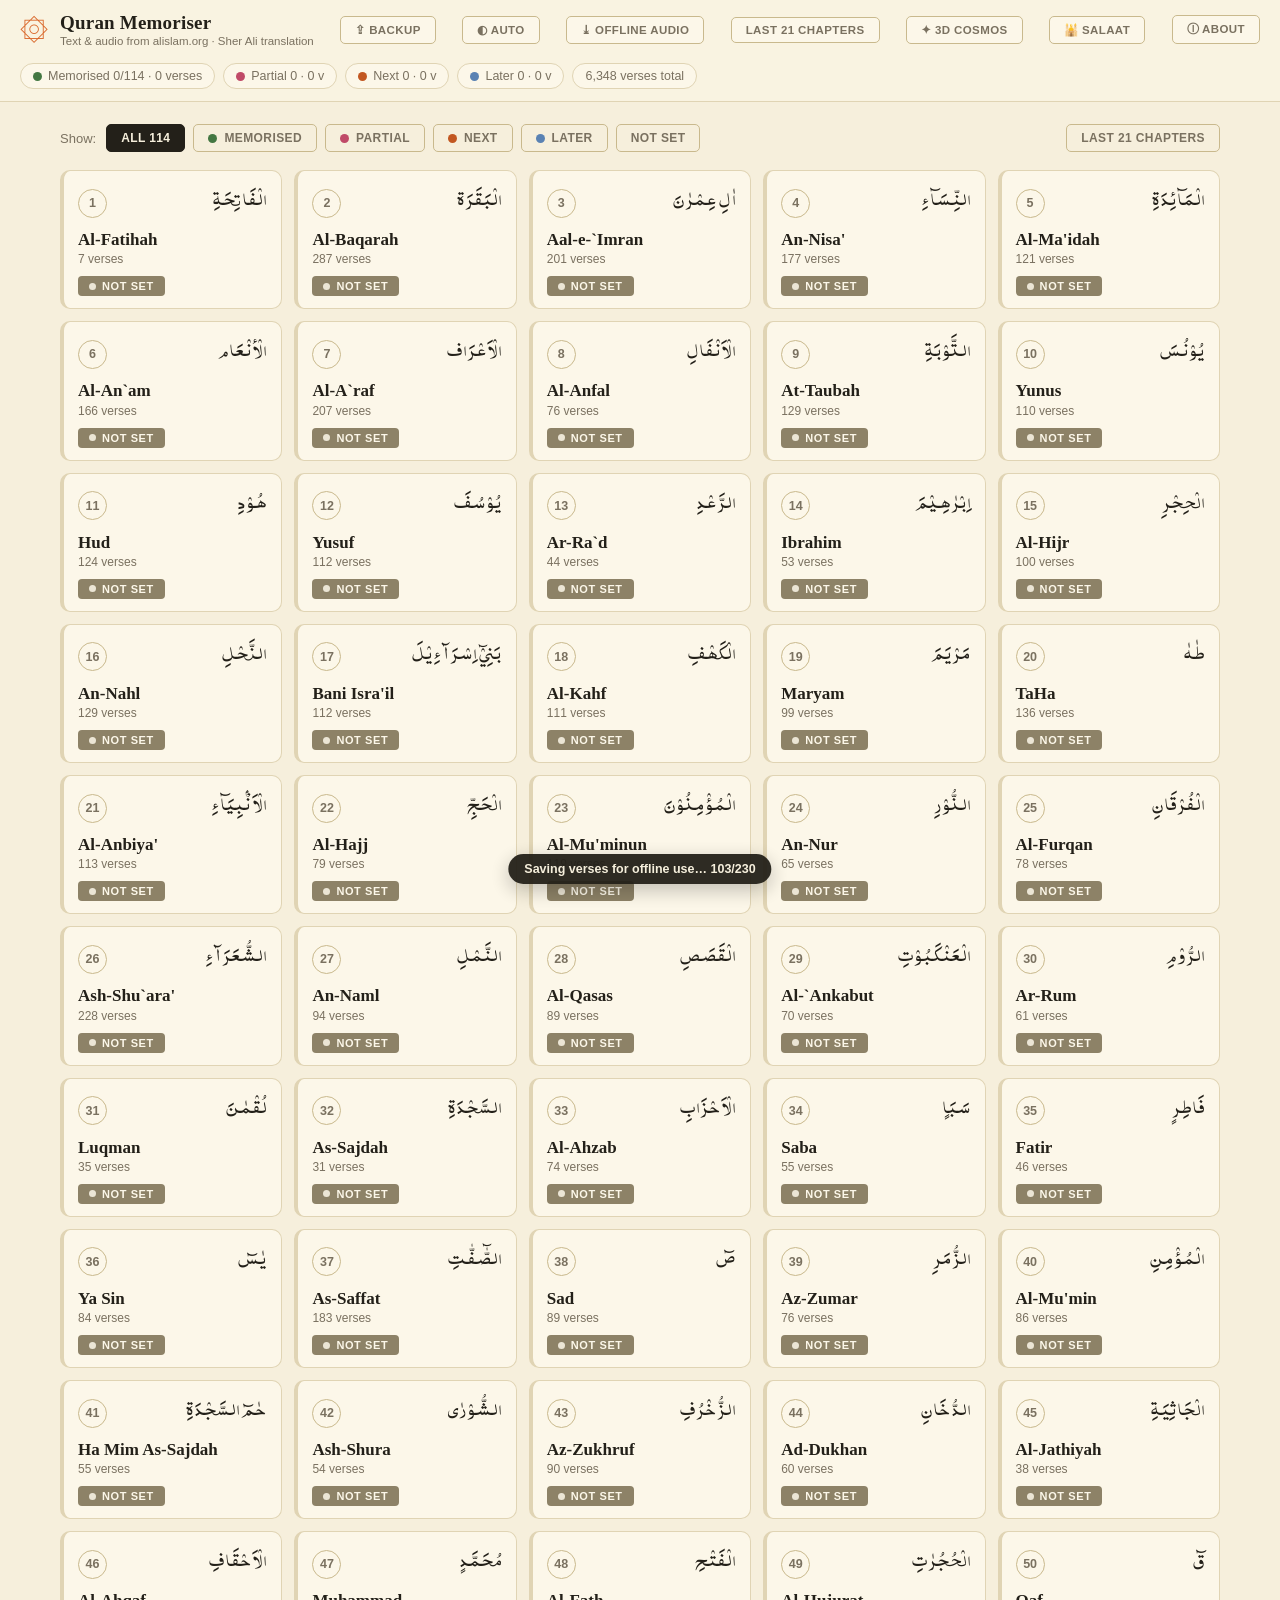
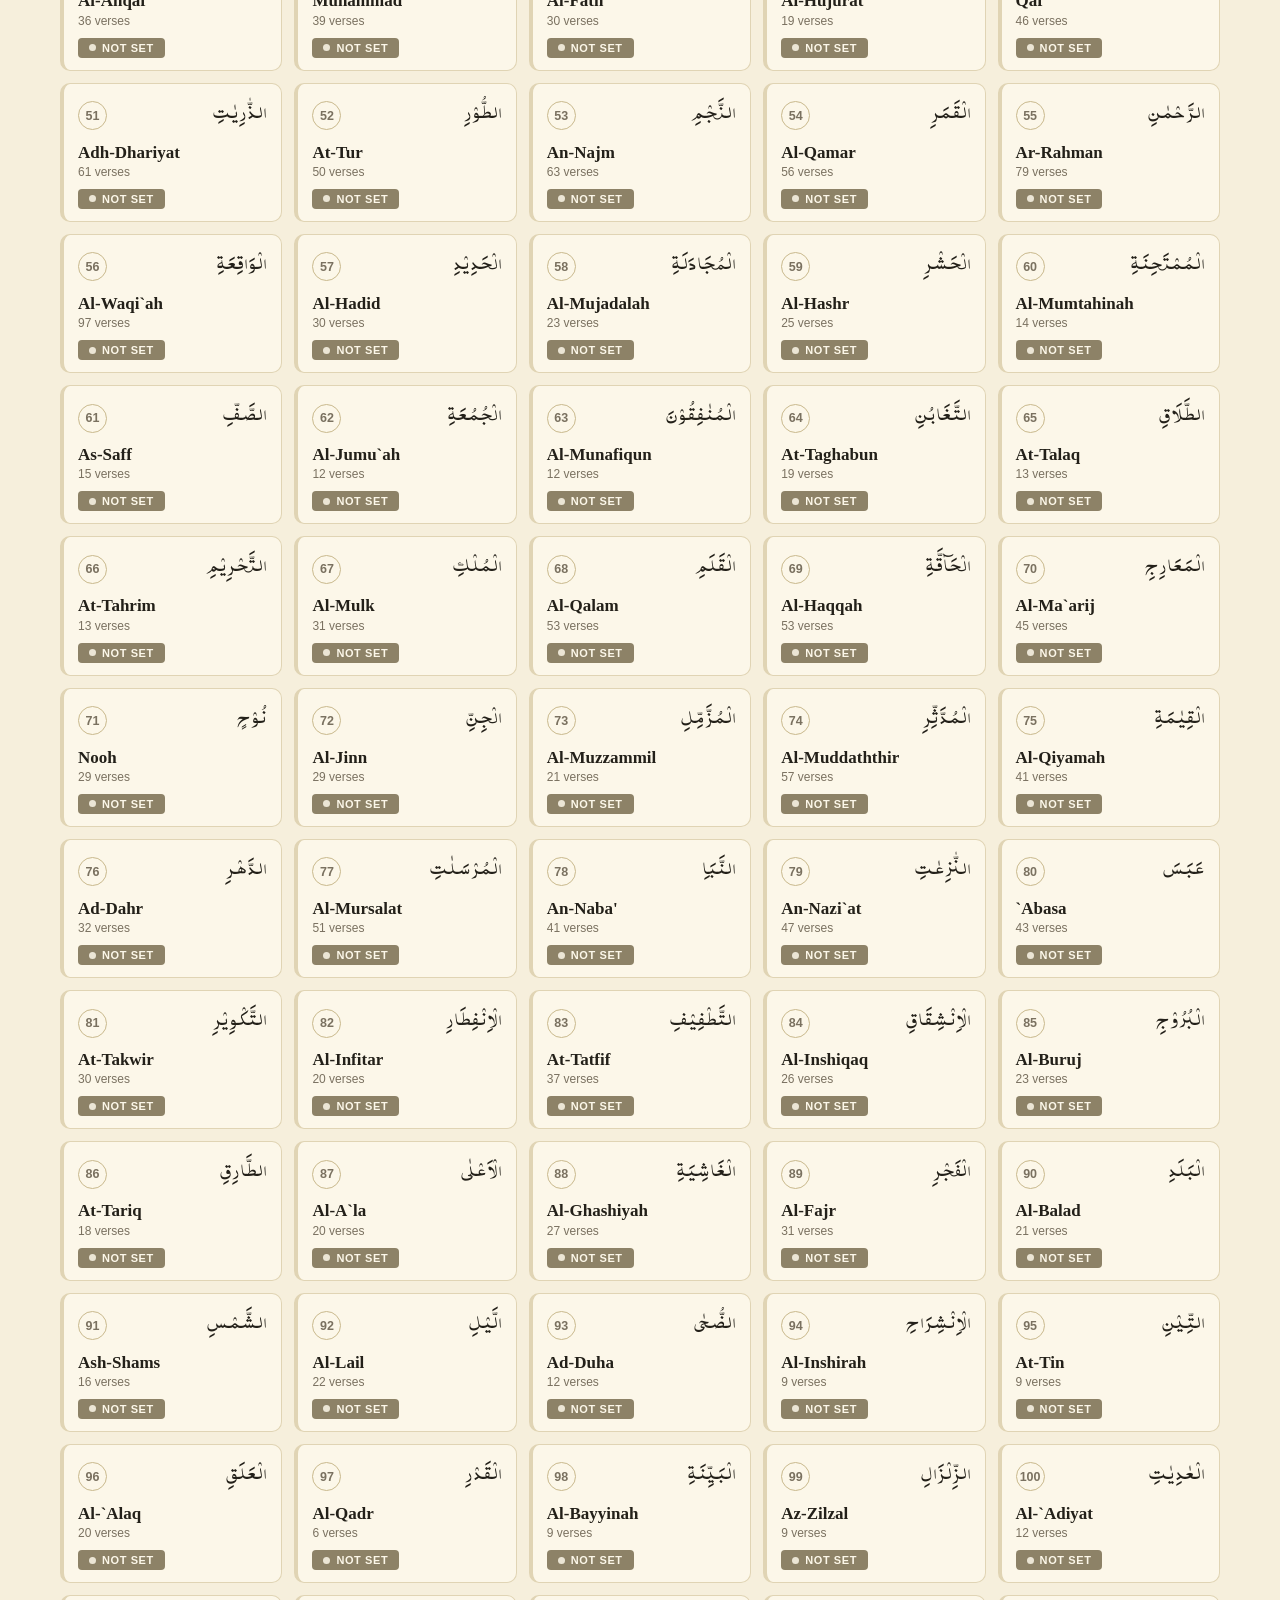
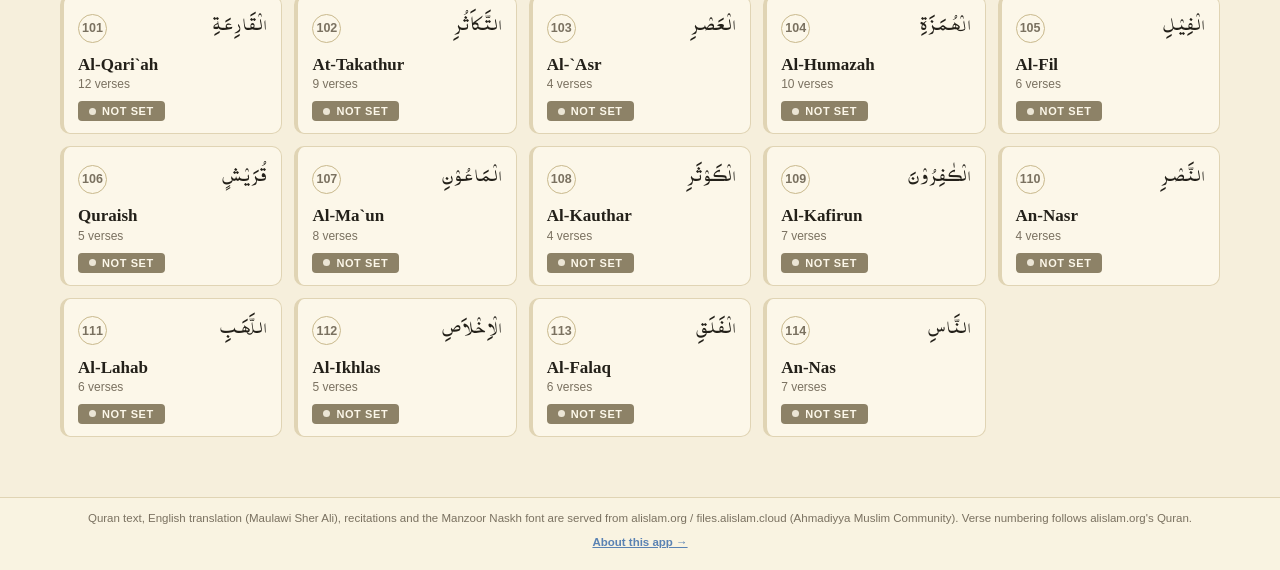
<file: index.html>
<!DOCTYPE html>
<html lang="en">
<head>
  <meta charset="UTF-8" />
  <meta name="viewport" content="width=device-width, initial-scale=1.0, viewport-fit=cover, interactive-widget=resizes-content" />
  <title>Quran Memoriser</title>
  <link rel="stylesheet" href="styles.css" />
  <link rel="manifest" href="manifest.webmanifest" />
  <link rel="apple-touch-icon" href="icons/apple-touch-icon.png" />
  <meta name="theme-color" content="#f9f3e1" />
  <meta name="apple-mobile-web-app-capable" content="yes" />
  <meta name="apple-mobile-web-app-status-bar-style" content="default" />
  <meta name="apple-mobile-web-app-title" content="Quran" />
  <script>
    // set theme before first paint to avoid a flash of the wrong scheme
    (function () {
      try {
        var m = localStorage.getItem("qm.theme.v1") || "auto";
        var dark = m === "dark" || (m === "auto" && matchMedia("(prefers-color-scheme: dark)").matches);
        document.documentElement.dataset.theme = dark ? "dark" : "light";
        var t = document.querySelector('meta[name="theme-color"]');
        if (t) t.content = dark ? "#201b16" : "#f9f3e1";
      } catch (e) {}
    })();
  </script>
  <link rel="icon" href="data:image/svg+xml,<svg xmlns='http://www.w3.org/2000/svg' viewBox='0 0 100 100'><text y='.9em' font-size='90'>📖</text></svg>" />
</head>
<body>
  <header class="topbar">
    <a class="brand" href="#/">
      <span class="brand-mark">۞</span>
      <span>
        <span class="brand-title">Quran Memoriser</span>
        <span class="brand-sub">Text &amp; audio from alislam.org · Sher Ali translation</span>
      </span>
    </a>
    <button id="export-btn" class="topbar-btn" title="Backup or transfer progress between devices">⇪ Backup</button>
    <button id="theme-btn" class="topbar-btn" title="Theme: Auto → Light → Night">◐ Auto</button>
    <button id="offline-audio-btn" class="topbar-btn" title="Download reciter audio for offline playback">⤓ Offline audio</button>
    <button id="last21-btn" class="topbar-btn" title="Show only the last 21 chapters of the Holy Quran (Surahs 94–114)"><span class="long-label">Last 21 chapters</span><span class="short-label">Last 21</span></button>
    <a id="visualise-btn" class="topbar-btn topbar-link" href="#/visualise" title="3D interactive visualisation of all 114 chapters and 6,348 verses">✦ 3D Cosmos</a>
    <a id="salat-btn" class="topbar-btn topbar-link" href="#/salat" title="Memorise the Salat (Arabic prayer, translations, and post-prayer remembrances)">🕌 Salaat</a>
    <a id="about-btn" class="topbar-btn topbar-link" href="#/about" title="About this app, its sources and how to use it">ⓘ About</a>
    <div id="progress-chips" class="progress-chips"></div>
  </header>

  <main id="view"></main>

  <footer class="footer">
    Quran text, English translation (Maulawi Sher Ali), recitations and the Manzoor Naskh font are served from
    alislam.org / files.alislam.cloud (Ahmadiyya Muslim Community). Verse numbering follows alislam.org's Quran.
    <br/><span id="offline-ready" class="offline-ready"></span>
    <br/><a href="#/about">About this app →</a>
  </footer>

  <script src="visualiser.js"></script>
  <script src="app.js"></script>
</body>
</html>
</file>
<file: styles.css>
@font-face {
  font-family: "ManzoorNaskh";
  src: url("assets/ManzoorNaskh.ttf") format("truetype");
  font-display: swap;
  font-feature-settings: "ccmp";
}

/* Washi light theme — Sanzo Wada #190: Ivory Buff · English Red · Black.
   Hanko pills: solid stamp fills with cream text.
   Night Ink dark theme overrides everything via [data-theme="dark"] below. */

:root {
  --paper: #f6efdc;
  --surface: #fcf7e9;
  --surface-2: #f9f3e1;
  --band: #f3ead2;
  --mem-surface: #fbf8ec;
  --ink: #232019;
  --muted: #7a7160;
  --line: #e0d4b4;
  --line-soft: #e8ddc2;
  --border-strong: #c9b98d;
  --gold: #a08c5f;
  --accent: #d96629;          /* brand red: part rule, playing ring */
  --accent-hover: #b44d1b;
  --ar-ink: #1d1a13;
  --en-ink: #4a4436;
  --tick-off: #cfc4a2;
  --on-stamp: #fcf7e9;
  --pill-neutral: #8d8267;
  --red: #b3401d;             /* stop button */
  --green: #437742;
  --green-bg: #edf3e7;
  --pink: #c04a68;
  --pink-border: #f27291;
  --pink-bg: #f8eef0;
  --orange: #c25721;
  --orange-bg: #f8ebdd;
  --blue: #5a82b3;
  --blue-bg: #edf2f8;
  /* solid stamp pills (Hanko) */
  --pill-done-bg: #437742;
  --pill-next-bg: #d96629;
  --pill-partial-bg: #c04a68;
  --pill-later-bg: #5a82b3;
  --pill-done-fg: #eef5e9;
  --pill-next-fg: #fdf1e4;
  --pill-partial-fg: #fbe9ee;
  --pill-later-fg: #eaf1fb;
  --rail-done: #437742;
  --rail-next: #d96629;
  --rail-partial: #f27291;
  --rail-later: #5a82b3;
  --part-tick-bg: #437742;
  --part-tick-fg: #eef5e9;
  --serif: Georgia, "Times New Roman", serif;
  --bg: var(--paper);
  --card: var(--surface);
  color-scheme: light;
}

html[data-theme="dark"] {
  --paper: #191512;
  --surface: #221c17;
  --surface-2: #201b16;
  --band: #26201a;
  --mem-surface: #23231c;
  --ink: #ece4d0;
  --muted: #8f8267;
  --line: #383025;
  --line-soft: #383025;
  --border-strong: #574a35;
  --gold: #d9a05e;
  --accent: #d9a05e;
  --accent-hover: #e8b57e;
  --ar-ink: #f3e9cf;
  --en-ink: #c4b899;
  --tick-off: #4a4030;
  --on-stamp: #191512;
  --pill-neutral: #574a35;
  --red: #8a4a22;
  --green: #7fb98a;
  --green-bg: #232a1e;
  --pink: #e39aa8;
  --pink-border: #e39aa8;
  --pink-bg: #2c2126;
  --orange: #e08850;
  --orange-bg: #2b2118;
  --blue: #8fa8d9;
  --blue-bg: #1e2431;
  --pill-done-bg: #2f5c3a;
  --pill-next-bg: #8a4a22;
  --pill-partial-bg: #7a3a4e;
  --pill-later-bg: #35507e;
  --pill-done-fg: #cfeed6;
  --pill-next-fg: #ffe3cc;
  --pill-partial-fg: #ffdbe3;
  --pill-later-fg: #d9e4ff;
  --rail-done: #7fb98a;
  --rail-next: #e08850;
  --rail-partial: #e39aa8;
  --rail-later: #8fa8d9;
  --part-tick-bg: #2f5c3a;
  --part-tick-fg: #cfeed6;
  color-scheme: dark;
}

* { box-sizing: border-box; }

html {
  scroll-behavior: smooth;
  -webkit-tap-highlight-color: transparent;
  -webkit-text-size-adjust: 100%;
  overscroll-behavior: none;
}

body {
  margin: 0;
  font-family: -apple-system, BlinkMacSystemFont, "Segoe UI", Roboto, Helvetica, Arial, sans-serif;
  background: var(--paper);
  color: var(--ink);
  min-height: 100vh;
  min-height: 100dvh;
  display: flex;
  flex-direction: column;
  overscroll-behavior: none;
}

/* controls: no double-tap delay, no long-press selection/callout, press feedback */
button, a, [role="button"], select {
  touch-action: manipulation;
  user-select: none;
  -webkit-user-select: none;
}

button, [role="button"] {
  -webkit-touch-callout: none;
}

button:active { transform: scale(0.97); }

/* iOS zooms into selects smaller than 16px */
@media (pointer: coarse) {
  select { font-size: 16px; }
}

/* ---------- top bar ---------- */

.topbar {
  position: sticky;
  top: 0;
  z-index: 20;
  background: var(--surface-2);
  color: var(--ink);
  padding: 12px 20px;
  padding-top: calc(12px + env(safe-area-inset-top, 0px));
  display: flex;
  align-items: center;
  justify-content: space-between;
  gap: 16px;
  flex-wrap: wrap;
  border-bottom: 1px solid var(--line);
}

.brand {
  display: flex;
  align-items: center;
  gap: 12px;
  text-decoration: none;
  color: inherit;
}

.brand-mark {
  font-size: 29px;
  line-height: 1;
  color: var(--accent);
}

.brand-title {
  display: block;
  font-family: var(--serif);
  font-size: 19px;
  font-weight: 700;
  letter-spacing: 0.2px;
}

.brand-sub {
  display: block;
  font-size: 11.5px;
  color: var(--muted);
  margin-top: 1px;
}

.progress-chips { display: flex; gap: 8px; flex-wrap: wrap; }

.chip {
  background: var(--surface);
  border: 1px solid var(--line);
  border-radius: 999px;
  padding: 5px 12px;
  font-size: 12.5px;
  color: var(--muted);
  display: inline-flex;
  align-items: center;
  gap: 6px;
}

.chip .dot { width: 9px; height: 9px; border-radius: 50%; display: inline-block; }

/* ---------- layout ---------- */

main { flex: 1; width: 100%; max-width: 1200px; margin: 0 auto; padding: 22px 20px calc(60px + env(safe-area-inset-bottom, 0px)); }

.footer {
  font-size: 11.5px;
  color: var(--muted);
  text-align: center;
  padding: 14px 20px 22px;
  border-top: 1px solid var(--line);
  background: var(--surface-2);
}

/* ---------- filter row ---------- */

.filter-row {
  display: flex;
  gap: 8px;
  flex-wrap: wrap;
  margin-bottom: 18px;
  align-items: center;
}

.filter-row .label { font-size: 13px; color: var(--muted); margin-right: 2px; }

.filter-btn {
  border: 1px solid var(--border-strong);
  background: transparent;
  color: var(--muted);
  border-radius: 5px;
  padding: 6px 14px;
  font-size: 12px;
  letter-spacing: 0.4px;
  text-transform: uppercase;
  font-weight: 600;
  cursor: pointer;
  display: inline-flex;
  align-items: center;
  gap: 7px;
}

@media (hover: hover) and (pointer: fine) {
  .filter-btn:hover { border-color: var(--ink); color: var(--ink); }
}

.filter-btn.active { background: var(--ink); color: var(--paper); border-color: var(--ink); }

.filter-btn.filter-scope-btn {
  margin-left: auto;
  font-weight: 700;
}

.filter-btn.filter-scope-btn.active {
  background: var(--accent);
  color: #fff;
  border-color: var(--accent);
}

.filter-btn .dot { width: 9px; height: 9px; border-radius: 50%; }

.scope-banner {
  display: flex;
  align-items: center;
  justify-content: space-between;
  gap: 12px;
  background: var(--band);
  border: 1px solid var(--border-strong);
  border-radius: 8px;
  padding: 8px 14px;
  margin-bottom: 14px;
  font-size: 13px;
  color: var(--ink);
  flex-wrap: wrap;
}

.scope-banner-text b {
  color: var(--accent);
}

.scope-revert-btn {
  background: var(--surface);
  border: 1px solid var(--border-strong);
  color: var(--ink);
  font-size: 11.5px;
  font-weight: 600;
  text-transform: uppercase;
  letter-spacing: 0.4px;
  padding: 4px 10px;
  border-radius: 4px;
  cursor: pointer;
}

@media (hover: hover) and (pointer: fine) {
  .scope-revert-btn:hover {
    background: var(--ink);
    color: var(--surface);
    border-color: var(--ink);
  }
}

/* ---------- surah grid ---------- */

.grid {
  display: grid;
  grid-template-columns: repeat(auto-fill, minmax(215px, 1fr));
  gap: 12px;
}

.card {
  position: relative;
  background: var(--surface);
  border: 1px solid var(--line);
  border-left: 4px solid var(--line);
  border-radius: 10px;
  padding: 14px 14px 12px;
  cursor: pointer;
  transition: transform 0.12s ease-out, box-shadow 0.12s ease-out;
  display: flex;
  flex-direction: column;
  gap: 8px;
}

.card:active { transform: scale(0.985); }

@media (hover: hover) and (pointer: fine) {
  .card:hover { transform: translateY(-2px); box-shadow: 0 6px 18px rgba(0, 0, 0, 0.12); }
}

.card[data-status="done"]   { border-left-color: var(--rail-done); }
.card[data-status="partial"]{ border-left-color: var(--rail-partial); }
.card[data-status="next"]   { border-left-color: var(--rail-next); }
.card[data-status="later"]  { border-left-color: var(--rail-later); }

.card-top { display: flex; align-items: center; justify-content: space-between; gap: 8px; }

.surah-num {
  width: 29px; height: 29px;
  border-radius: 50%;
  border: 1px solid var(--border-strong);
  background: transparent;
  color: var(--muted);
  font-size: 12.5px;
  font-weight: 600;
  display: flex; align-items: center; justify-content: center;
  flex-shrink: 0;
}

.surah-ar {
  font-family: "ManzoorNaskh", serif;
  font-size: 20px;
  direction: rtl;
  color: var(--ink);
}

.surah-name { font-family: var(--serif); font-size: 17px; font-weight: 700; line-height: 1.25; }

.surah-meta { font-size: 12px; color: var(--muted); margin-top: 2px; }

/* Hanko pills: solid stamps with cream text */
.status-btn {
  margin-top: 2px;
  align-self: flex-start;
  border: none;
  background: var(--pill-neutral);
  color: var(--on-stamp);
  border-radius: 4px;
  font-size: 11px;
  padding: 4px 11px;
  cursor: pointer;
  display: inline-flex;
  align-items: center;
  gap: 6px;
  font-weight: 700;
  letter-spacing: 0.6px;
  text-transform: uppercase;
}

.status-btn .dot { width: 7px; height: 7px; border-radius: 50%; background: currentColor; opacity: 0.85; }

.status-btn[data-status="done"]  { background: var(--pill-done-bg);   color: var(--pill-done-fg); }
.status-btn[data-status="next"]  { background: var(--pill-next-bg);   color: var(--pill-next-fg); }
.status-btn[data-status="partial"] { background: var(--pill-partial-bg); color: var(--pill-partial-fg); }
.status-btn[data-status="later"] { background: var(--pill-later-bg);  color: var(--pill-later-fg); }

/* ---------- chapter page ---------- */

.crumb {
  display: inline-flex;
  align-items: center;
  gap: 6px;
  color: var(--muted);
  text-decoration: none;
  font-size: 13.5px;
  margin-bottom: 12px;
}

@media (hover: hover) and (pointer: fine) {
  .crumb:hover { color: var(--ink); }
}

.chapter-head {
  background: var(--surface);
  border: 1px solid var(--line);
  border-radius: 10px;
  padding: 18px 20px;
  margin-bottom: 16px;
}

.chapter-title-row { display: flex; align-items: center; justify-content: space-between; gap: 12px; flex-wrap: wrap; }

.chapter-title { display: flex; align-items: baseline; gap: 12px; flex-wrap: wrap; }

.chapter-title .en { font-family: var(--serif); font-size: 24px; font-weight: 700; }

.chapter-title .ar {
  font-family: "ManzoorNaskh", serif;
  font-size: 30px;
  direction: rtl;
  color: var(--ink);
}

.chapter-meta { color: var(--muted); font-size: 13px; margin-top: 4px; }

.controls { display: flex; gap: 10px; flex-wrap: wrap; align-items: center; margin-top: 14px; }

.controls label { font-size: 12.5px; color: var(--muted); display: inline-flex; align-items: center; gap: 6px; }

.controls select {
  border: 1px solid var(--border-strong);
  border-radius: 5px;
  padding: 6px 8px;
  font-size: 13px;
  background: var(--surface);
  color: var(--ink);
}

.btn {
  border: 1px solid var(--ink);
  border-radius: 4px;
  padding: 8px 16px;
  font-size: 12px;
  letter-spacing: 0.5px;
  text-transform: uppercase;
  font-weight: 700;
  cursor: pointer;
  display: inline-flex;
  align-items: center;
  gap: 7px;
}

.btn-play { background: var(--ink); color: var(--paper); }
@media (hover: hover) and (pointer: fine) {
  .btn-play:hover { opacity: 0.88; }
}

.btn-stop { background: var(--red); color: #fff; border-color: var(--red); }
@media (hover: hover) and (pointer: fine) {
  .btn-stop:hover { opacity: 0.9; }
}

.btn-ghost {
  background: transparent;
  color: var(--ink);
  border: 1px solid var(--border-strong);
}
.btn-ghost.on { background: var(--ink); color: var(--paper); border-color: var(--ink); }

/* ---------- memorisation parts ---------- */

.parts-wrap {
  margin-top: 16px;
  border-top: 1px dashed var(--line);
  padding-top: 12px;
}

.parts-progress { font-size: 12.5px; color: var(--muted); margin-bottom: 8px; }
.parts-progress b { color: var(--green); }

.parts-strip { display: flex; flex-wrap: wrap; gap: 6px; max-height: 96px; overflow-y: auto; }

.part-chip {
  border: 1px solid var(--border-strong);
  background: var(--surface);
  border-radius: 5px;
  font-size: 12px;
  padding: 4px 8px;
  cursor: pointer;
  color: var(--ink);
  direction: ltr;
}

@media (hover: hover) and (pointer: fine) {
  .part-chip:hover { border-color: var(--accent); color: var(--accent); }
}

.part-chip.done {
  background: var(--green-bg);
  border-color: var(--green);
  color: var(--green);
  font-weight: 600;
}

.part-header {
  display: flex;
  align-items: center;
  justify-content: space-between;
  gap: 10px;
  flex-wrap: wrap;
  background: var(--band);
  border: 1px solid var(--line);
  border-left: 3px solid var(--accent);
  border-radius: 0 10px 10px 0;
  padding: 10px 14px;
  margin: 18px 0 10px;
  scroll-margin-top: 120px;
}

.part-label { display: flex; align-items: baseline; gap: 10px; flex-wrap: wrap; }

.part-no { font-weight: 700; color: var(--ink); font-size: 14px; }

.part-range { font-size: 12.5px; color: var(--ink); font-weight: 600; }

.part-words { font-size: 12px; color: var(--muted); }

.part-actions { display: flex; gap: 8px; }

.part-tick {
  border: 1px solid var(--green);
  background: var(--part-tick-bg);
  color: var(--part-tick-fg);
  border-radius: 4px;
  font-size: 11px;
  letter-spacing: 0.4px;
  text-transform: uppercase;
  padding: 5px 12px;
  cursor: pointer;
  font-weight: 700;
}

.part-tick:not(.on) { background: transparent; color: var(--green); }

.part-play {
  border: 1px solid var(--ink);
  background: var(--ink);
  color: var(--paper);
  border-radius: 4px;
  font-size: 11px;
  letter-spacing: 0.4px;
  text-transform: uppercase;
  padding: 5px 12px;
  cursor: pointer;
  font-weight: 700;
}

.part-play.btn-stop {
  background: var(--red);
  color: #fff;
  border-color: var(--red);
}

@media (hover: hover) and (pointer: fine) {
  .part-play:hover { opacity: 0.88; }
}

/* ---------- verses ---------- */

.verse-tick {
  width: 28px;
  height: 28px;
  border-radius: 50%;
  border: 1.5px solid var(--border-strong);
  background: var(--surface);
  color: var(--tick-off);
  font-size: 13px;
  cursor: pointer;
  display: flex;
  align-items: center;
  justify-content: center;
  flex-shrink: 0;
  padding: 0;
}

@media (hover: hover) and (pointer: fine) {
  .verse-tick:hover { border-color: var(--green); color: var(--green); }
}

.verse-tick.on { background: var(--pill-done-bg); border-color: var(--green); color: var(--pill-done-fg); }

.verse {
  background: var(--surface);
  border: 1px solid var(--line-soft);
  border-radius: 10px;
  padding: 16px 18px;
  margin-bottom: 10px;
  display: flex;
  flex-direction: column;
  gap: 10px;
  transition: box-shadow 0.15s ease;
}

.verse.memorised { border-left: 3px solid var(--rail-done); background: var(--mem-surface); }

.verse.playing {
  border-color: var(--accent);
  box-shadow: 0 0 0 2px var(--accent);
}

.verse-top { display: flex; align-items: center; gap: 10px; }

.verse-ref { font-size: 11px; font-weight: 700; color: var(--gold); background: transparent; border-radius: 4px; padding: 3px 0; letter-spacing: 1.2px; text-transform: uppercase; }

.verse-play {
  width: 34px; height: 34px;
  border-radius: 50%;
  border: 1.5px solid var(--border-strong);
  background: var(--surface);
  cursor: pointer;
  font-size: 13px;
  color: var(--accent);
  display: flex; align-items: center; justify-content: center;
  flex-shrink: 0;
}

@media (hover: hover) and (pointer: fine) {
  .verse-play:hover { border-color: var(--accent); background: var(--orange-bg); }
}
.verse-play.loading { animation: pulse 1s infinite; }

@keyframes pulse { 50% { opacity: 0.45; } }

.verse-ar {
  font-family: "ManzoorNaskh", serif;
  direction: rtl;
  text-align: right;
  font-size: 30px;
  line-height: 2.15;
  color: var(--ar-ink);
  word-spacing: 2px;
  display: none;
}

body.show-ar .verse-ar { display: block; }

.verse-en { font-size: 15.5px; line-height: 1.6; color: var(--en-ink); display: none; }

body.show-en .verse-en { display: block; }

.verse-instruction {
  font-size: 13.5px;
  color: var(--muted);
  font-style: italic;
  line-height: 1.5;
}

.verse-note {
  font-size: 12px;
  color: var(--gold);
  font-weight: 600;
  margin-top: 2px;
}

.salat-posture {
  font-size: 12px;
  font-weight: 600;
  color: var(--muted);
  background: var(--band);
  padding: 2px 8px;
  border-radius: 4px;
}

.verse-tl {
  font-family: var(--serif);
  font-style: italic;
  font-size: 15px;
  line-height: 1.7;
  color: var(--muted);
  display: none;
}

body.show-translit .verse-tl { display: block; }

.verse-words {
  font-size: 12.5px;
  color: var(--muted);
  background: var(--band);
  border-top: 1px dashed var(--line);
  border-radius: 0 0 9px 9px;
  margin: 0 -18px -16px;
  padding: 8px 18px;
  display: none;
}

body.show-words .verse-words { display: block; }

/* Compact single-part reading layout */
body.single-layer .verse {
  flex-direction: row;
  align-items: center;
  gap: 12px;
  padding: 6px 14px;
  margin-bottom: 3px;
  border-radius: 7px;
}

body.single-layer .verse-top {
  flex-shrink: 0;
  gap: 7px;
}

body.single-layer .verse-ar,
body.single-layer .verse-tl,
body.single-layer .verse-en,
body.single-layer .verse-words {
  flex: 1;
  min-width: 0;
}

body.single-layer .verse-ar {
  line-height: 1.75;
}

body.single-layer .verse-words {
  margin: 0;
  padding: 0;
  background: transparent;
  border-top: none;
  border-radius: 0;
}

.meta-ticked { color: var(--green); font-weight: 700; }

.verse-progress { color: var(--green); }

.part-verse-count { color: var(--green); font-weight: 600; }

.loading-note, .error-note {
  text-align: center;
  color: var(--muted);
  padding: 40px 0;
  font-size: 14px;
}

.error-note a { color: var(--blue); }

/* ---------- offline save progress ---------- */

.offline-status {
  position: fixed;
  left: 50%;
  bottom: calc(16px + env(safe-area-inset-bottom, 0px));
  transform: translate(-50%, 20px);
  background: var(--ink);
  color: var(--paper);
  font-size: 12.5px;
  font-weight: 600;
  padding: 8px 16px;
  border-radius: 999px;
  box-shadow: 0 6px 20px rgba(0, 0, 0, 0.25);
  z-index: 40;
  opacity: 0;
  pointer-events: none;
  transition: opacity 0.25s ease, transform 0.25s ease;
  white-space: nowrap;
  max-width: calc(100vw - 32px);
  overflow: hidden;
  text-overflow: ellipsis;
}

.offline-status.visible { opacity: 0.95; transform: translate(-50%, 0); }
.offline-status.done { background: var(--green); color: #fff; }

.offline-ready { color: var(--green); font-weight: 600; }
.offline-ready:empty { display: none; }

/* ---------- about page ---------- */

a.topbar-btn { text-decoration: none; }

.footer a { color: var(--blue); font-weight: 600; white-space: nowrap; }

.about { max-width: 680px; margin-top: 14px; }

.about-title {
  font-family: var(--serif);
  font-size: 28px;
  margin: 0 0 10px;
}

.about-lede {
  font-size: 16px;
  line-height: 1.65;
  color: var(--en-ink);
  margin: 0 0 6px;
}

.about section {
  border-top: 1px solid var(--line-soft);
  margin-top: 22px;
  padding-top: 18px;
}

.about h2 {
  font-family: var(--serif);
  font-size: 17px;
  margin: 0 0 10px;
}

.about p {
  font-size: 14.5px;
  line-height: 1.65;
  color: var(--en-ink);
  margin: 0 0 10px;
}

.about ul { margin: 0 0 10px; padding-left: 18px; }

.about li {
  font-size: 14.5px;
  line-height: 1.6;
  color: var(--en-ink);
  margin-bottom: 5px;
}

.about .note { color: var(--muted); font-size: 13px; }

@media (max-width: 640px) {
  .about-title { font-size: 23px; }
  .about section { margin-top: 18px; padding-top: 14px; }
}

.hidden { display: none !important; }

/* ---------- practice mode (recall masking) ---------- */

.practice-tools {
  display: flex;
  gap: 8px;
  flex-wrap: wrap;
  align-items: center;
  margin-top: 10px;
  padding-top: 10px;
  border-top: 1px dashed var(--line);
}

.practice-tools .label { font-size: 12.5px; color: var(--muted); }

.ar-mask {
  position: absolute;
  inset: 0;
  display: flex;
  align-items: center;
  justify-content: center;
  background: var(--band);
  border: 1px dashed var(--border-strong);
  border-radius: 8px;
  padding: 4px 10px;
  overflow: hidden;
  cursor: pointer;
  -webkit-tap-highlight-color: transparent;
}

.ar-mask-label {
  font-family: -apple-system, BlinkMacSystemFont, "Segoe UI", Roboto, Helvetica, Arial, sans-serif;
  direction: ltr;
  line-height: 1.4;
  font-size: 12px;
  letter-spacing: 0.8px;
  text-transform: uppercase;
  color: var(--muted);
  font-weight: 600;
}

.ar-mask-hint {
  font-family: "ManzoorNaskh", serif;
  font-size: 30px;
  line-height: 2.15;
  color: var(--ar-ink);
  opacity: 0.85;
  width: 100%;
  text-align: right;
  direction: rtl;
  word-spacing: 6px;
}

.verse.masked .verse-ar { min-height: 52px; }
body.show-translit .verse.masked .verse-tl { display: none; }

@media (hover: hover) and (pointer: fine) {
  .ar-mask:hover { border-color: var(--accent); }
}

/* ---------- offline audio panel ---------- */

.topbar-btn {
  background: var(--surface);
  border: 1px solid var(--border-strong);
  color: var(--muted);
  border-radius: 5px;
  padding: 6px 14px;
  font-size: 11.5px;
  cursor: pointer;
  font-weight: 600;
  letter-spacing: 0.4px;
  text-transform: uppercase;
}

.topbar-btn.active {
  background: var(--ink);
  color: var(--surface);
  border-color: var(--ink);
}

.long-label { display: inline; }
.short-label { display: none; }

@media (hover: hover) and (pointer: fine) {
  .topbar-btn:hover { background: var(--band); border-color: var(--ink); color: var(--ink); }
  .topbar-btn.active:hover { background: var(--ink); color: var(--surface); opacity: 0.9; }
}

.modal-overlay {
  position: fixed;
  inset: 0;
  background: rgba(0, 0, 0, 0.45);
  z-index: 50;
  display: flex;
  align-items: center;
  justify-content: center;
  padding: 20px;
}

.modal-card {
  position: relative;
  background: var(--surface);
  border: 1px solid var(--line);
  border-radius: 12px;
  box-shadow: 0 18px 60px rgba(0, 0, 0, 0.35);
  max-width: 600px;
  width: 100%;
  max-height: 85vh;
  overflow-y: auto;
  padding: 22px 24px;
}

.modal-title { margin: 0 0 6px; font-size: 20px; font-family: var(--serif); }

.modal-note { font-size: 13px; color: var(--muted); line-height: 1.5; margin-bottom: 8px; }

.storage-line { font-size: 12.5px; color: var(--green); background: var(--green-bg); border: 1px solid var(--green); border-radius: 6px; padding: 7px 10px; margin-bottom: 14px; opacity: 0.9; }

.modal-close {
  position: absolute;
  top: 14px;
  right: 14px;
  border: 1px solid var(--border-strong);
  background: var(--surface);
  border-radius: 50%;
  width: 30px;
  height: 30px;
  cursor: pointer;
  font-size: 13px;
  color: var(--muted);
}

.reciter-row {
  display: flex;
  align-items: center;
  justify-content: space-between;
  gap: 12px;
  padding: 12px 0;
  border-top: 1px solid var(--line);
  flex-wrap: wrap;
}

.reciter-name { font-weight: 700; font-size: 14.5px; }

.reciter-status { font-size: 12.5px; color: var(--muted); margin-top: 3px; }

.reciter-actions { display: flex; gap: 8px; }

.progress-track {
  width: 100%;
  height: 6px;
  background: var(--band);
  border-radius: 999px;
  margin-top: 8px;
  overflow: hidden;
}

.progress-fill {
  height: 100%;
  width: 0%;
  background: var(--green);
  border-radius: 999px;
  transition: width 0.25s ease;
}

/* ---------- phone layout: compact pills & cards, 3-per-row grid ---------- */

@media (max-width: 560px) {
  .brand-sub { display: none; }
  .brand-mark { font-size: 22px; }
  .brand-title { font-size: 15px; }
  .topbar { padding: 8px 12px; padding-top: calc(8px + env(safe-area-inset-top, 0px)); gap: 8px; }
  .topbar-btn { padding: 4px 10px; font-size: 12px; }
  .chip { padding: 3px 8px; font-size: 11px; gap: 4px; }

  main { padding: 12px 12px calc(40px + env(safe-area-inset-bottom, 0px)); }

  .filter-row { margin-bottom: 10px; gap: 5px; }
  .filter-btn { padding: 4px 9px; font-size: 11.5px; gap: 5px; }
  .filter-btn.filter-scope-btn { margin-left: 0; width: 100%; justify-content: center; margin-top: 4px; }

  .long-label { display: none; }
  .short-label { display: inline; }
  .scope-banner { padding: 8px 10px; font-size: 12px; gap: 8px; }
  .scope-revert-btn { font-size: 10.5px; padding: 3px 8px; }

  .grid { gap: 6px; grid-template-columns: repeat(auto-fill, minmax(104px, 1fr)); }
  .card { padding: 8px 9px 7px; gap: 4px; border-radius: 10px; border-left-width: 3px; }
  .card-top { gap: 4px; }
  .surah-num { width: 22px; height: 22px; font-size: 10.5px; }
  .surah-ar { font-size: 14px; }
  .surah-name { font-size: 12.5px; }
  .surah-meta { font-size: 10px; }
  .status-btn { font-size: 10px; padding: 2.5px 8px; gap: 4px; border-radius: 3px; }

  .chapter-head { padding: 12px 14px; }
  .chapter-title .en { font-size: 19px; }
  .chapter-title .ar { font-size: 22px; }
  .chapter-meta { font-size: 11.5px; }
  .controls { gap: 6px; margin-top: 10px; }
  .controls label { font-size: 11.5px; }
  .controls select { font-size: 12px; padding: 4px 6px; }
  .btn { padding: 6px 10px; font-size: 12px; }

  .parts-wrap { margin-top: 10px; padding-top: 8px; }
  .parts-progress { font-size: 11px; margin-bottom: 5px; }
  .parts-strip { max-height: 72px; gap: 4px; }
  .part-chip { font-size: 10.5px; padding: 3px 6px; }
  .part-header { padding: 8px 10px; margin: 12px 0 8px; gap: 6px; }
  .part-no { font-size: 12.5px; }
  .part-range, .part-words { font-size: 11px; }
  .part-tick, .part-play { font-size: 11px; padding: 4px 9px; }

  .verse { padding: 10px 12px; }
  .verse-top { gap: 8px; }
  .verse-ref { font-size: 10.5px; padding: 2px 6px; }
  .verse-play { width: 28px; height: 28px; font-size: 11px; }
  .verse-tick { width: 24px; height: 24px; font-size: 11px; border-width: 1.5px; }
  .verse-ar { font-size: 25px; line-height: 1.95; }
  .verse-tl { font-size: 13px; }
  .verse-en { font-size: 14px; }
  .verse-words { font-size: 11.5px; margin: 0 -12px -10px; padding: 7px 12px; }
  body.single-layer .verse { padding: 5px 10px; margin-bottom: 2px; gap: 8px; }
  body.single-layer .verse-words { margin: 0; padding: 0; }

  .practice-tools { gap: 5px; margin-top: 8px; padding-top: 8px; }
  .practice-tools .filter-btn { padding: 4px 9px; font-size: 11px; }
  .ar-mask-hint { font-size: 25px; line-height: 1.95; }
  .ar-mask-label { font-size: 10px; }
}

/* ---------- 3D Cosmos Visualiser (#/visualise) ---------- */

.cosmos-wrap {
  position: relative;
  width: 100%;
  height: calc(100dvh - 148px);
  min-height: 580px;
  border-radius: 16px;
  overflow: hidden;
  background: radial-gradient(ellipse at 50% 38%, #151c2e 0%, #0a0d17 58%, #05070c 100%);
  border: 1px solid rgba(217, 160, 94, 0.28);
  box-shadow: 0 20px 55px rgba(0, 0, 0, 0.45), inset 0 0 80px rgba(217, 160, 94, 0.06);
  display: flex;
  flex-direction: column;
  justify-content: space-between;
  user-select: none;
  -webkit-user-select: none;
  color: #f3e9cf;
}

.cosmos-wrap.is-fullscreen {
  position: fixed;
  inset: 0;
  width: 100vw;
  height: 100dvh;
  min-height: 100dvh;
  z-index: 100;
  border-radius: 0;
  border: none;
}

.cosmos-canvas {
  position: absolute;
  inset: 0;
  width: 100%;
  height: 100%;
  display: block;
  touch-action: none;
  cursor: grab;
}

.cosmos-canvas:active {
  cursor: grabbing;
}

.cosmos-hud-top,
.cosmos-hud-bottom {
  position: relative;
  z-index: 5;
  pointer-events: none;
}

.cosmos-hud-top {
  padding: 12px 14px 0;
  display: flex;
  flex-direction: column;
  gap: 8px;
}

.cosmos-bar {
  display: flex;
  align-items: center;
  justify-content: space-between;
  gap: 8px;
  flex-wrap: wrap;
  background: rgba(11, 15, 26, 0.72);
  backdrop-filter: blur(14px);
  -webkit-backdrop-filter: blur(14px);
  border: 1px solid rgba(217, 160, 94, 0.24);
  border-radius: 12px;
  padding: 7px 11px;
  pointer-events: auto;
}

.cosmos-bar-group {
  display: flex;
  align-items: center;
  gap: 6px;
  flex-wrap: wrap;
}

.cosmos-btn {
  background: rgba(255, 255, 255, 0.06);
  border: 1px solid rgba(217, 160, 94, 0.28);
  color: #dcd1b8;
  border-radius: 7px;
  padding: 5px 10px;
  font-size: 11.5px;
  font-weight: 600;
  letter-spacing: 0.3px;
  cursor: pointer;
  display: inline-flex;
  align-items: center;
  gap: 5px;
  transition: background 0.18s ease, border-color 0.18s ease, color 0.18s ease, transform 0.12s ease;
  text-decoration: none;
}

.cosmos-btn:hover {
  background: rgba(217, 160, 94, 0.18);
  border-color: rgba(217, 160, 94, 0.65);
  color: #fff;
}

.cosmos-btn.active {
  background: linear-gradient(135deg, #d9822b 0%, #b85d19 100%);
  border-color: #f3b66f;
  color: #fff;
  box-shadow: 0 0 14px rgba(217, 130, 43, 0.45);
}

.cosmos-btn.emerald-active {
  background: linear-gradient(135deg, #2d8a56 0%, #1e643d 100%);
  border-color: #6ce09d;
  color: #fff;
  box-shadow: 0 0 14px rgba(76, 209, 130, 0.4);
}

.cosmos-select {
  background: rgba(18, 24, 38, 0.9);
  border: 1px solid rgba(217, 160, 94, 0.32);
  color: #f3e9cf;
  border-radius: 7px;
  padding: 4.5px 8px;
  font-size: 12px;
  font-weight: 600;
  cursor: pointer;
  max-width: 195px;
}

.cosmos-label {
  font-size: 11px;
  text-transform: uppercase;
  letter-spacing: 0.7px;
  color: #9e9278;
  font-weight: 600;
  margin-right: 2px;
}

.cosmos-dot {
  width: 8px;
  height: 8px;
  border-radius: 50%;
  display: inline-block;
}

.cosmos-hud-bottom {
  padding: 0 14px 12px;
  display: flex;
  flex-direction: column;
  gap: 8px;
}

/* Telemetry bar */
.cosmos-telemetry {
  background: rgba(11, 15, 26, 0.75);
  backdrop-filter: blur(14px);
  -webkit-backdrop-filter: blur(14px);
  border: 1px solid rgba(217, 160, 94, 0.24);
  border-radius: 12px;
  padding: 9px 13px;
  pointer-events: auto;
  display: flex;
  flex-direction: column;
  gap: 6px;
}

.cosmos-telemetry-row {
  display: flex;
  align-items: center;
  justify-content: space-between;
  gap: 10px;
  flex-wrap: wrap;
  font-size: 12px;
}

.cosmos-telemetry-title {
  font-weight: 700;
  color: #f7eed7;
  display: flex;
  align-items: center;
  gap: 8px;
  flex-wrap: wrap;
}

.cosmos-telemetry-stats {
  display: flex;
  align-items: center;
  gap: 12px;
  flex-wrap: wrap;
  font-size: 11.5px;
  color: #c8bca0;
}

.cosmos-stat-pill {
  display: inline-flex;
  align-items: center;
  gap: 5px;
}

.cosmos-stat-pill b {
  color: #fff;
}

.cosmos-multibar {
  width: 100%;
  height: 7px;
  background: rgba(255, 255, 255, 0.08);
  border-radius: 999px;
  overflow: hidden;
  display: flex;
}

.cosmos-multibar-seg {
  height: 100%;
  transition: width 0.35s cubic-bezier(0.22, 1, 0.36, 1);
}

/* Verse / Chapter Inspector Card in 3D */
.cosmos-inspector {
  background: rgba(12, 16, 28, 0.84);
  backdrop-filter: blur(18px);
  -webkit-backdrop-filter: blur(18px);
  border: 1px solid rgba(217, 160, 94, 0.38);
  border-radius: 14px;
  padding: 12px 15px;
  pointer-events: auto;
  box-shadow: 0 12px 34px rgba(0, 0, 0, 0.5);
  display: flex;
  flex-direction: column;
  gap: 8px;
  max-height: 44dvh;
  overflow-y: auto;
}

.cosmos-inspector-head {
  display: flex;
  align-items: center;
  justify-content: space-between;
  gap: 8px;
  flex-wrap: wrap;
}

.cosmos-inspector-title {
  display: flex;
  align-items: baseline;
  gap: 9px;
  flex-wrap: wrap;
}

.cosmos-inspector-title .en {
  font-family: var(--serif);
  font-size: 17px;
  font-weight: 700;
  color: #fff;
}

.cosmos-inspector-title .ar {
  font-family: "ManzoorNaskh", serif;
  font-size: 21px;
  color: #f3c878;
}

.cosmos-inspector-meta {
  font-size: 11.5px;
  color: #b7aa8e;
}

.cosmos-verse-body {
  display: flex;
  flex-direction: column;
  gap: 6px;
  padding-top: 4px;
  border-top: 1px solid rgba(217, 160, 94, 0.16);
}

.cosmos-verse-ar {
  font-family: "ManzoorNaskh", serif;
  font-size: 26px;
  line-height: 1.9;
  direction: rtl;
  text-align: right;
  color: #fdf6e2;
  text-shadow: 0 2px 12px rgba(217, 160, 94, 0.22);
}

.cosmos-verse-tl {
  font-size: 13px;
  font-style: italic;
  color: #d6b87c;
  line-height: 1.45;
}

.cosmos-verse-en {
  font-size: 13.5px;
  color: #dfd5be;
  line-height: 1.5;
}

.cosmos-tooltip {
  position: absolute;
  z-index: 12;
  pointer-events: none;
  background: rgba(10, 14, 24, 0.92);
  border: 1px solid rgba(217, 160, 94, 0.5);
  border-radius: 10px;
  padding: 8px 11px;
  color: #f7eed7;
  font-size: 12px;
  box-shadow: 0 8px 24px rgba(0, 0, 0, 0.55);
  transform: translate(-50%, calc(-100% - 14px));
  white-space: nowrap;
  opacity: 0;
  transition: opacity 0.12s ease;
}

.cosmos-tooltip.visible {
  opacity: 1;
}

.cosmos-hint-pill {
  align-self: center;
  background: rgba(11, 15, 26, 0.65);
  border: 1px solid rgba(217, 160, 94, 0.22);
  color: #c8bca0;
  font-size: 11.5px;
  padding: 4px 12px;
  border-radius: 999px;
  pointer-events: none;
  backdrop-filter: blur(8px);
  -webkit-backdrop-filter: blur(8px);
}

@media (max-width: 680px) {
  .cosmos-wrap {
    height: calc(100dvh - 130px);
    min-height: 520px;
    border-radius: 12px;
  }
  .cosmos-hud-top { padding: 8px 8px 0; gap: 6px; }
  .cosmos-hud-bottom { padding: 0 8px 8px; gap: 6px; }
  .cosmos-bar { padding: 6px 8px; gap: 5px; border-radius: 9px; }
  .cosmos-btn { padding: 4px 7.5px; font-size: 10.5px; gap: 4px; }
  .cosmos-select { font-size: 11px; padding: 3.5px 6px; max-width: 145px; }
  .cosmos-telemetry { padding: 7px 9px; border-radius: 9px; }
  .cosmos-telemetry-row { font-size: 11px; gap: 6px; }
  .cosmos-telemetry-stats { gap: 8px; font-size: 10.5px; }
  .cosmos-inspector { padding: 9px 11px; max-height: 42dvh; border-radius: 10px; gap: 6px; }
  .cosmos-inspector-title .en { font-size: 15px; }
  .cosmos-inspector-title .ar { font-size: 18px; }
  .cosmos-verse-ar { font-size: 22px; line-height: 1.85; }
  .cosmos-verse-tl { font-size: 12px; }
  .cosmos-verse-en { font-size: 12.5px; }
  .cosmos-hint-pill { font-size: 10.5px; padding: 3px 9px; }
}
</file>
